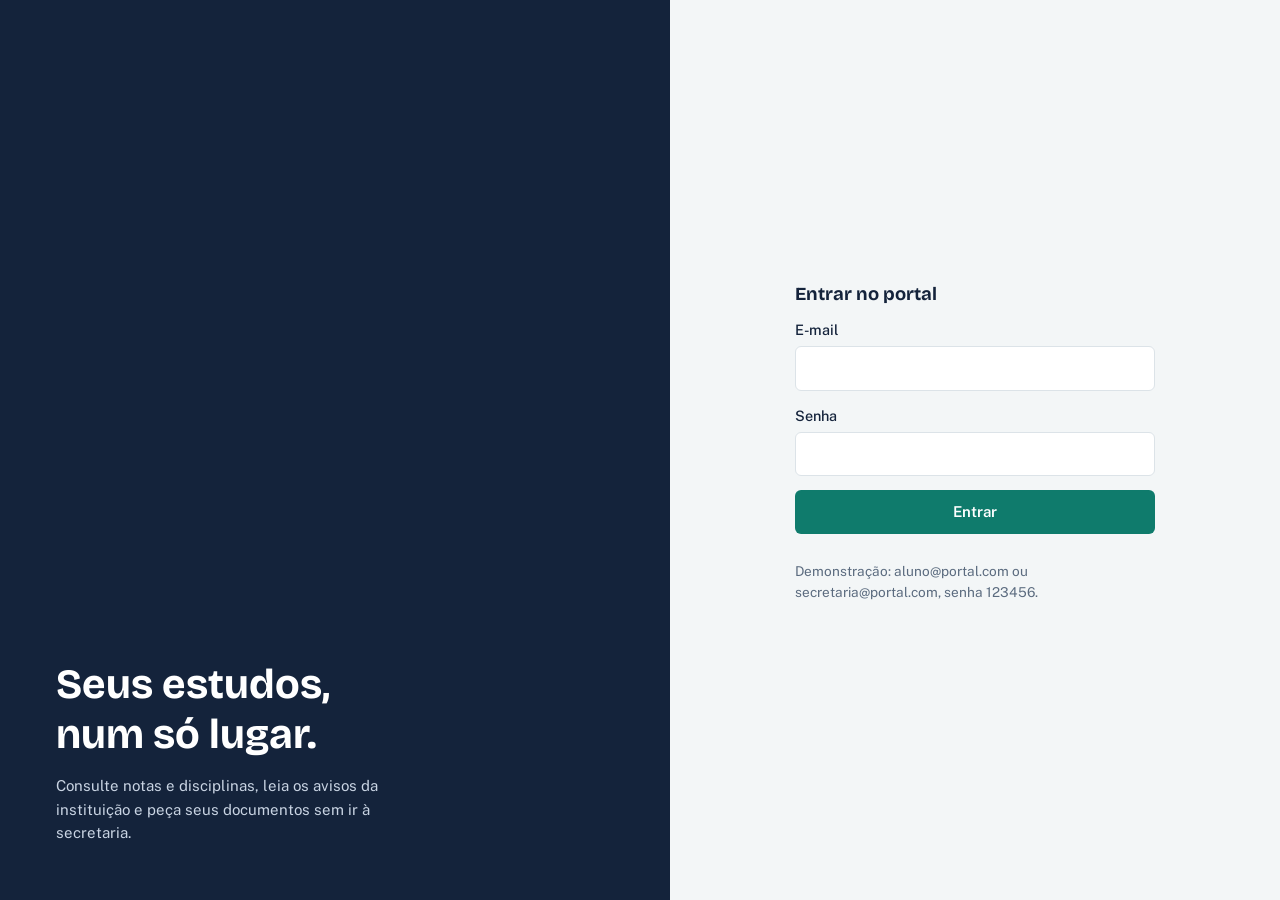
<file: portal-do-aluno-front/index.html>
<!DOCTYPE html>
<html lang="pt-BR">
<head>
<meta charset="utf-8">
<meta name="viewport" content="width=device-width, initial-scale=1, viewport-fit=cover">
<title>Portal do Aluno</title>
<link href="https://fonts.googleapis.com/css2?family=Bricolage+Grotesque:wght@500;700&family=Public+Sans:wght@400;500;600&display=swap" rel="stylesheet">
<link rel="stylesheet" href="css/style.css">
</head>
<body>

<section class="login" id="login">
  <div class="login-art">
    <h1>Seus estudos, num só lugar.</h1>
    <p>Consulte notas e disciplinas, leia os avisos da instituição e peça seus documentos sem ir à secretaria.</p>
  </div>
  <div class="login-form">
    <form id="lf" novalidate>
      <h2>Entrar no portal</h2>
      <div id="lerr" class="err hidden" role="alert"></div>
      <label>E-mail<input type="email" id="em" autocomplete="username" required></label>
      <label>Senha<input type="password" id="pw" autocomplete="current-password" required></label>
      <button class="btn" type="submit">Entrar</button>
      <p class="hint">Demonstração: aluno@portal.com ou secretaria@portal.com, senha 123456.</p>
    </form>
  </div>
</section>

<div class="app hidden" id="app">
  <aside class="side">
    <div class="brand">Portal do Aluno</div>
    <nav id="nav" style="display:contents"></nav>
    <div class="sp"></div>
    <button class="nav" id="out">Sair</button>
  </aside>
  <main class="main">
    <div class="top">
      <h1 id="title"></h1>
      <div class="who"><div class="av" id="ini"></div><div><div id="uname" style="font-weight:600"></div><div class="mut" id="urole"></div></div></div>
    </div>
    <div id="view" class="view"></div>
  </main>
</div>
<div class="toast hidden" id="toast" role="status" aria-live="polite"></div>

<script src="js/app.js"></script>
</body>
</html>
</file>
<file: portal-do-aluno-front/css/style.css>
:root{--bg:#F3F6F7;--surf:#fff;--ink:#14233B;--mut:#5B6B7F;--line:#DCE3E8;--pri:#0F7B6C;--pri-ink:#fff;--side:#14233B;--side-ink:#C9D4E3;--warn:#B7791F;--warn-bg:#FDF3DC;--ok:#0F7B6C;--ok-bg:#DDF3EE;--bad:#B3392F;--bad-bg:#FBE4E1;--info:#2B5EA7;--info-bg:#E3EDFA;
box-sizing:border-box;padding-top:env(safe-area-inset-top,0px);padding-bottom:env(safe-area-inset-bottom,0px)}
@media (prefers-color-scheme:dark){:root:not([data-theme="light"]){color-scheme:dark;--bg:#0E1622;--surf:#16212F;--ink:#E6ECF3;--mut:#93A3B7;--line:#263548;--pri:#2FB5A1;--pri-ink:#06211D;--side:#0A111B;--warn:#E3B04B;--warn-bg:#3A2E14;--ok:#4CC9B3;--ok-bg:#12332E;--bad:#F08B80;--bad-bg:#3B1C19;--info:#7FAAEB;--info-bg:#18283F}}
:root[data-theme="dark"]{color-scheme:dark;--bg:#0E1622;--surf:#16212F;--ink:#E6ECF3;--mut:#93A3B7;--line:#263548;--pri:#2FB5A1;--pri-ink:#06211D;--side:#0A111B;--warn:#E3B04B;--warn-bg:#3A2E14;--ok:#4CC9B3;--ok-bg:#12332E;--bad:#F08B80;--bad-bg:#3B1C19;--info:#7FAAEB;--info-bg:#18283F}
*{box-sizing:border-box}
html,body{margin:0;min-height:100%}
body{background:var(--bg);color:var(--ink);font:400 15px/1.55 "Public Sans",system-ui,sans-serif}
h1,h2,h3{font-family:"Bricolage Grotesque","Public Sans",sans-serif;margin:0;line-height:1.2}
h1{font-size:1.7rem}h2{font-size:1.15rem}
button,input,select,textarea{font:inherit;color:inherit}
:focus-visible{outline:3px solid var(--pri);outline-offset:2px}
.hidden{display:none!important}
/* login */
.login{min-height:100vh;display:grid;grid-template-columns:1.1fr 1fr}
.login-art{background:var(--side);color:#fff;padding:56px;display:flex;flex-direction:column;justify-content:flex-end;gap:14px}
.login-art h1{font-size:2.6rem;max-width:12ch}
.login-art p{color:var(--side-ink);max-width:38ch;margin:0}
.login-form{display:flex;align-items:center;justify-content:center;padding:32px}
.card{background:var(--surf);border:1px solid var(--line);border-radius:10px;padding:22px}
.login-form form{width:100%;max-width:360px;display:grid;gap:14px}
label{display:grid;gap:5px;font-weight:500;font-size:.9rem}
input,select,textarea{background:var(--surf);border:1px solid var(--line);border-radius:6px;padding:10px 12px;width:100%}
textarea{min-height:84px;resize:vertical}
.btn{background:var(--pri);color:var(--pri-ink);border:0;border-radius:6px;padding:10px 16px;font-weight:600;cursor:pointer}
.btn.ghost{background:transparent;color:var(--ink);border:1px solid var(--line)}
.err{background:var(--bad-bg);color:var(--bad);padding:9px 12px;border-radius:6px;font-size:.9rem}
.hint{color:var(--mut);font-size:.85rem}
/* app */
.app{display:grid;grid-template-columns:240px 1fr;min-height:100vh}
.side{background:var(--side);color:var(--side-ink);padding:22px 14px;display:flex;flex-direction:column;gap:6px;position:sticky;top:0;height:100vh}
.brand{font:700 1.2rem "Bricolage Grotesque",sans-serif;color:#fff;padding:0 10px 16px}
.nav{background:none;border:0;color:inherit;text-align:left;padding:10px;border-radius:6px;cursor:pointer;display:flex;justify-content:space-between;align-items:center}
.nav:hover{background:rgba(255,255,255,.07)}
.nav[aria-current=page]{background:var(--pri);color:var(--pri-ink);font-weight:600}
.sp{flex:1}
.main{padding:28px 32px 48px;max-width:1040px;width:100%}
.top{display:flex;justify-content:space-between;align-items:center;gap:16px;margin-bottom:22px;flex-wrap:wrap}
.who{display:flex;align-items:center;gap:10px}
.av{width:38px;height:38px;border-radius:50%;background:var(--pri);color:var(--pri-ink);display:grid;place-items:center;font-weight:700}
.grid{display:grid;gap:16px;grid-template-columns:repeat(auto-fit,minmax(260px,1fr))}
.stat b{display:block;font:700 1.9rem "Bricolage Grotesque",sans-serif}
.stat span,.mut{color:var(--mut);font-size:.9rem}
.stack{display:grid;gap:14px}
.tw{overflow-x:auto}
table{border-collapse:collapse;width:100%;min-width:560px}
th,td{text-align:left;padding:10px 12px;border-bottom:1px solid var(--line)}
th{font-weight:600;color:var(--mut);font-size:.85rem}
.tag{display:inline-block;padding:2px 10px;border-radius:99px;font-size:.8rem;font-weight:600}
.t-ok{background:var(--ok-bg);color:var(--ok)}.t-warn{background:var(--warn-bg);color:var(--warn)}.t-info{background:var(--info-bg);color:var(--info)}.t-bad{background:var(--bad-bg);color:var(--bad)}
.aviso{border-left:4px solid var(--pri);padding-left:14px}
.aviso.imp{border-color:var(--warn)}
.row{display:flex;gap:12px;flex-wrap:wrap;align-items:end}.row>*{flex:1;min-width:180px}
.dl{display:grid;grid-template-columns:150px 1fr;gap:8px 16px;margin:0}.dl dt{color:var(--mut)}.dl dd{margin:0}
.toast{position:fixed;left:50%;bottom:calc(20px + env(safe-area-inset-bottom,0px));transform:translateX(-50%);background:var(--ink);color:var(--bg);padding:10px 18px;border-radius:8px;z-index:20}
@media(max-width:820px){
.login{grid-template-columns:1fr}.login-art{padding:32px;min-height:220px}.login-art h1{font-size:1.9rem}
.app{grid-template-columns:1fr}
.side{position:static;height:auto;flex-direction:row;overflow-x:auto;padding:10px;align-items:center}
.brand{padding:0 10px 0 4px;white-space:nowrap}.nav{white-space:nowrap}.sp{display:none}
.main{padding:20px 16px 40px}.dl{grid-template-columns:1fr}}
@media(prefers-reduced-motion:no-preference){.view{animation:in .2s ease-out}@keyframes in{from{opacity:.4}to{opacity:1}}}
</file>
